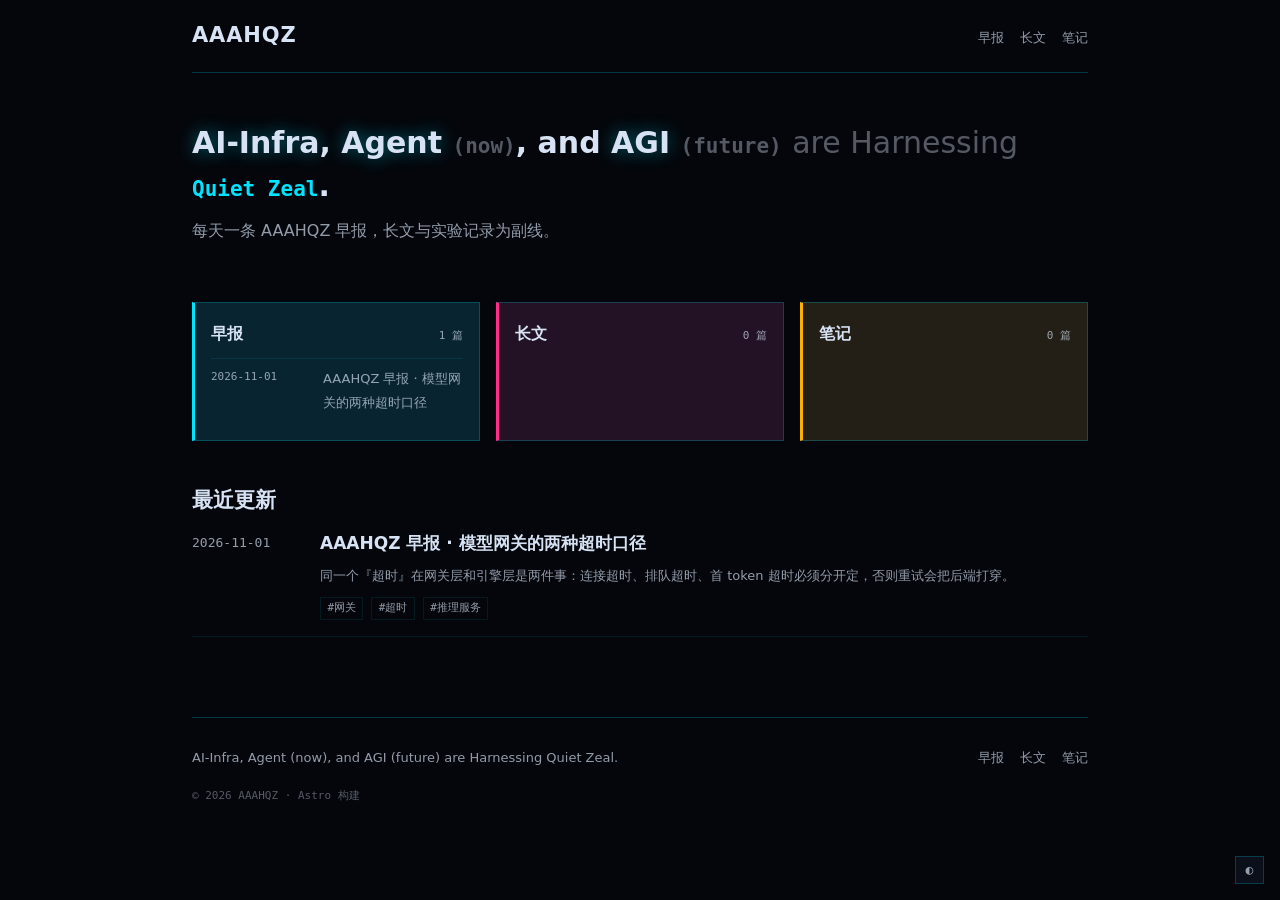
<file: index.html>
<!DOCTYPE html><html lang="zh-CN" data-theme="cyber" data-palette="1" data-type="split" data-neon="normal"><head><meta charset="utf-8"><meta name="viewport" content="width=device-width"><title>AAAHQZ</title><meta name="description" content="AI-Infra, Agent (now), and AGI (future) are Harnessing Quiet Zeal."><link rel="icon" type="image/svg+xml" href="/favicon.svg"><!-- 先读偏好再上色，避免深色站闪一下白。
		     没有本地记录时**用站点默认（cyber）**，不跟随系统偏好（14 票定案）。 --><script>
			try {
				const t = localStorage.getItem('aaahqz:theme');
				const n = localStorage.getItem('aaahqz:neon');
				if (t) document.documentElement.dataset.theme = t;
				if (n) document.documentElement.dataset.neon = n;
			} catch {}
		</script><link rel="stylesheet" href="/_astro/posts.BDxXMjGk.css"><style>.hero-title[data-astro-cid-eifz5dla]{font-family:var(--font-display);font-size:var(--fs-h1);line-height:var(--leading-tight);margin:0 0 var(--sp-1)}.key[data-astro-cid-eifz5dla]{color:var(--title-key-color);font-weight:var(--title-key-weight);text-shadow:0 0 .6em var(--glow-briefs)}.zone[data-astro-cid-eifz5dla]{font-family:var(--font-mono);color:var(--ink-faint);white-space:nowrap;font-size:.7em}.zone[data-astro-cid-eifz5dla].strong{color:var(--title-zone-color)}.weak[data-astro-cid-eifz5dla]{color:var(--ink-faint);font-weight:400}html[data-theme=paper] .tail[data-astro-cid-eifz5dla]{display:none}.section-card[data-astro-cid-gxnjpznl]{border:1px solid var(--rule);border-left:3px solid var(--accent);background:color-mix(in srgb, var(--accent) var(--neon-alpha), var(--paper-card));padding:var(--sp-2)}.section-card[data-astro-cid-gxnjpznl]:hover{background:color-mix(in srgb, var(--accent) calc(var(--neon-alpha) * 2), var(--paper-hover))}.card-title[data-astro-cid-gxnjpznl]{justify-content:space-between;align-items:baseline;gap:var(--sp-2);color:var(--ink);font-weight:700;text-decoration:none;display:flex}.card-title[data-astro-cid-gxnjpznl]:hover .label[data-astro-cid-gxnjpznl]{color:var(--accent)}.count[data-astro-cid-gxnjpznl]{font-family:var(--font-mono);font-size:var(--fs-micro);color:var(--ink-soft);font-weight:400}.preview[data-astro-cid-gxnjpznl]{margin-top:var(--sp-1)}.preview-row[data-astro-cid-gxnjpznl]{gap:var(--sp-1);padding:var(--sp-1) 0;border-top:1px solid var(--rule-soft);color:var(--ink-soft);font-size:var(--fs-small);grid-template-columns:6.5rem 1fr;text-decoration:none;display:grid}.preview-row[data-astro-cid-gxnjpznl]:hover .title[data-astro-cid-gxnjpznl]{color:var(--accent)}.date[data-astro-cid-gxnjpznl]{font-family:var(--font-mono);font-size:var(--fs-micro);color:var(--ink-soft)}.tags[data-astro-cid-cm3albtb]{gap:var(--sp-1);margin-top:var(--sp-1);flex-wrap:wrap;display:flex}.tag[data-astro-cid-cm3albtb]{font-family:var(--font-mono);font-size:var(--fs-micro);color:var(--ink-soft);border:1px solid var(--rule-soft);padding:0 .4rem}.post-row[data-astro-cid-gc2g3jd6]{gap:var(--sp-2);padding:var(--sp-2) 0;border-bottom:1px solid var(--rule-soft);grid-template-columns:7rem 1fr;display:grid}.date[data-astro-cid-gc2g3jd6]{font-family:var(--font-mono);font-size:var(--fs-small);color:var(--ink-soft)}.body[data-astro-cid-gc2g3jd6] h3[data-astro-cid-gc2g3jd6]{margin:0 0 var(--sp-1);font-size:var(--fs-h3)}.body[data-astro-cid-gc2g3jd6] h3[data-astro-cid-gc2g3jd6] a[data-astro-cid-gc2g3jd6]{color:var(--ink);text-decoration:none}.body[data-astro-cid-gc2g3jd6] h3[data-astro-cid-gc2g3jd6] a[data-astro-cid-gc2g3jd6]:hover{color:var(--accent,var(--ink))}.intro[data-astro-cid-gc2g3jd6]{color:var(--ink-soft);font-size:var(--fs-small);margin:0}@media (width<=32rem){.post-row[data-astro-cid-gc2g3jd6]{gap:var(--sp-1);grid-template-columns:1fr}}.hero[data-astro-cid-lcdefpme]{padding:var(--sp-4) 0 var(--sp-3)}.positioning[data-astro-cid-lcdefpme]{color:var(--ink-soft);margin:0}.card-grid[data-astro-cid-lcdefpme]{gap:var(--sp-2);padding:var(--sp-3) 0;grid-template-columns:repeat(auto-fit,minmax(18rem,1fr));display:grid}.recent-title[data-astro-cid-lcdefpme]{font-family:var(--font-display);font-size:var(--fs-h2);margin:var(--sp-2) 0 0}
</style></head><body><header class="site-head wrap" data-astro-cid-fzpbxy5g><a class="site-name" href="/" data-astro-cid-fzpbxy5g>AAAHQZ</a><nav class="site-nav" data-astro-cid-fzpbxy5g><a href="/briefs/" data-astro-cid-fzpbxy5g>早报</a><a href="/essays/" data-astro-cid-fzpbxy5g>长文</a><a href="/notes/" data-astro-cid-fzpbxy5g>笔记</a></nav></header><main class="wrap" data-astro-cid-lcdefpme><section class="hero" data-astro-cid-lcdefpme><h1 class="hero-title" data-astro-cid-eifz5dla><span class="key" data-astro-cid-eifz5dla>AI-Infra</span>, <span class="key" data-astro-cid-eifz5dla>Agent</span> <span class="zone" data-astro-cid-eifz5dla>(now)</span>, and <span class="key" data-astro-cid-eifz5dla>AGI</span> <span class="zone" data-astro-cid-eifz5dla>(future)</span> <span class="tail" data-astro-cid-eifz5dla><span class="weak" data-astro-cid-eifz5dla>are Harnessing</span> <span class="zone strong" data-astro-cid-eifz5dla>Quiet Zeal</span>.</span></h1><p class="positioning" data-astro-cid-lcdefpme>每天一条 AAAHQZ 早报，长文与实验记录为副线。</p></section><div class="card-grid" data-astro-cid-lcdefpme><div class="section-card" style="--accent: var(--accent-briefs)" data-astro-cid-gxnjpznl><a class="card-title" href="/briefs/" data-astro-cid-gxnjpznl><span class="label" data-astro-cid-gxnjpznl>早报</span><span class="count" data-astro-cid-gxnjpznl>1 篇</span></a><div class="preview" data-astro-cid-gxnjpznl><a class="preview-row" href="/posts/2026/11/01/model-gateway-timeout-semantics/" data-astro-cid-gxnjpznl><span class="date" data-astro-cid-gxnjpznl>2026-11-01</span><span class="title" data-astro-cid-gxnjpznl>AAAHQZ 早报 · 模型网关的两种超时口径</span></a></div></div><div class="section-card" style="--accent: var(--accent-essays)" data-astro-cid-gxnjpznl><a class="card-title" href="/essays/" data-astro-cid-gxnjpznl><span class="label" data-astro-cid-gxnjpznl>长文</span><span class="count" data-astro-cid-gxnjpznl>0 篇</span></a></div><div class="section-card" style="--accent: var(--accent-notes)" data-astro-cid-gxnjpznl><a class="card-title" href="/notes/" data-astro-cid-gxnjpznl><span class="label" data-astro-cid-gxnjpznl>笔记</span><span class="count" data-astro-cid-gxnjpznl>0 篇</span></a></div></div><h2 class="recent-title" data-astro-cid-lcdefpme>最近更新</h2><article class="post-row" data-astro-cid-gc2g3jd6><div class="date" data-astro-cid-gc2g3jd6>2026-11-01</div><div class="body" data-astro-cid-gc2g3jd6><h3 data-astro-cid-gc2g3jd6><a href="/posts/2026/11/01/model-gateway-timeout-semantics/" data-astro-cid-gc2g3jd6>AAAHQZ 早报 · 模型网关的两种超时口径</a></h3><p class="intro" data-astro-cid-gc2g3jd6>同一个『超时』在网关层和引擎层是两件事：连接超时、排队超时、首 token 超时必须分开定，否则重试会把后端打穿。</p><div class="tags" data-astro-cid-cm3albtb><span class="tag" data-astro-cid-cm3albtb>#网关</span><span class="tag" data-astro-cid-cm3albtb>#超时</span><span class="tag" data-astro-cid-cm3albtb>#推理服务</span></div></div></article></main><footer class="site-foot wrap" data-astro-cid-nns7i3if><p class="tagline" data-astro-cid-nns7i3if>AI-Infra, Agent (now), and AGI (future) are Harnessing Quiet Zeal.</p><nav class="site-nav" data-astro-cid-nns7i3if><a href="/briefs/" data-astro-cid-nns7i3if>早报</a><a href="/essays/" data-astro-cid-nns7i3if>长文</a><a href="/notes/" data-astro-cid-nns7i3if>笔记</a></nav><p class="meta" data-astro-cid-nns7i3if>© 2026 AAAHQZ · Astro 构建</p></footer><div class="panel-corner" data-panel hidden data-astro-cid-a2spwjz6><button class="toggle" type="button" aria-expanded="false" aria-controls="theme-panel" data-toggle data-astro-cid-a2spwjz6><span aria-hidden="true" data-astro-cid-a2spwjz6>◐</span><span class="sr-only" data-astro-cid-a2spwjz6>主题设置</span></button><div class="panel" id="theme-panel" hidden data-body data-astro-cid-a2spwjz6><p class="panel-title" data-astro-cid-a2spwjz6>主题</p><div class="choices" role="radiogroup" aria-label="主题" data-astro-cid-a2spwjz6><button type="button" role="radio" data-theme-choice="cyber" data-astro-cid-a2spwjz6>赛博朋克</button><button type="button" role="radio" data-theme-choice="paper" data-astro-cid-a2spwjz6>暖纸</button></div><p class="panel-title" data-astro-cid-a2spwjz6>霓虹强度</p><div class="choices" role="radiogroup" aria-label="霓虹强度" data-astro-cid-a2spwjz6><button type="button" role="radio" data-neon-choice="dim" data-astro-cid-a2spwjz6>弱</button><button type="button" role="radio" data-neon-choice="normal" data-astro-cid-a2spwjz6>中</button><button type="button" role="radio" data-neon-choice="bright" data-astro-cid-a2spwjz6>强</button></div></div></div><script type="module">var e=`aaahqz:theme`,t=`aaahqz:neon`,n=(e,t)=>{try{return localStorage.getItem(e)||t}catch{return t}},r=(e,t)=>{try{localStorage.setItem(e,t)}catch{}};function i(e,t,n){e.querySelectorAll(`[data-${t}-choice]`).forEach(e=>{let r=e.dataset[`${t}Choice`]===n;e.setAttribute(`aria-checked`,r?`true`:`false`),e.classList.toggle(`active`,r)})}document.querySelectorAll(`[data-panel]`).forEach(a=>{a.removeAttribute(`hidden`);let o=a.querySelector(`[data-body]`),s=a.querySelector(`[data-toggle]`);s&&o&&s.addEventListener(`click`,()=>{let e=o.hasAttribute(`hidden`);e?o.removeAttribute(`hidden`):o.setAttribute(`hidden`,``),s.setAttribute(`aria-expanded`,e?`true`:`false`)});let c=n(e,document.documentElement.dataset.theme||`cyber`),l=n(t,document.documentElement.dataset.neon||`normal`);i(a,`theme`,c),i(a,`neon`,l),a.querySelectorAll(`[data-theme-choice]`).forEach(t=>{t.addEventListener(`click`,()=>{let n=t.dataset.themeChoice;document.documentElement.dataset.theme=n,r(e,n),i(a,`theme`,n)})}),a.querySelectorAll(`[data-neon-choice]`).forEach(e=>{e.addEventListener(`click`,()=>{let n=e.dataset.neonChoice;document.documentElement.dataset.neon=n,r(t,n),i(a,`neon`,n)})})});</script></body></html>
</file>
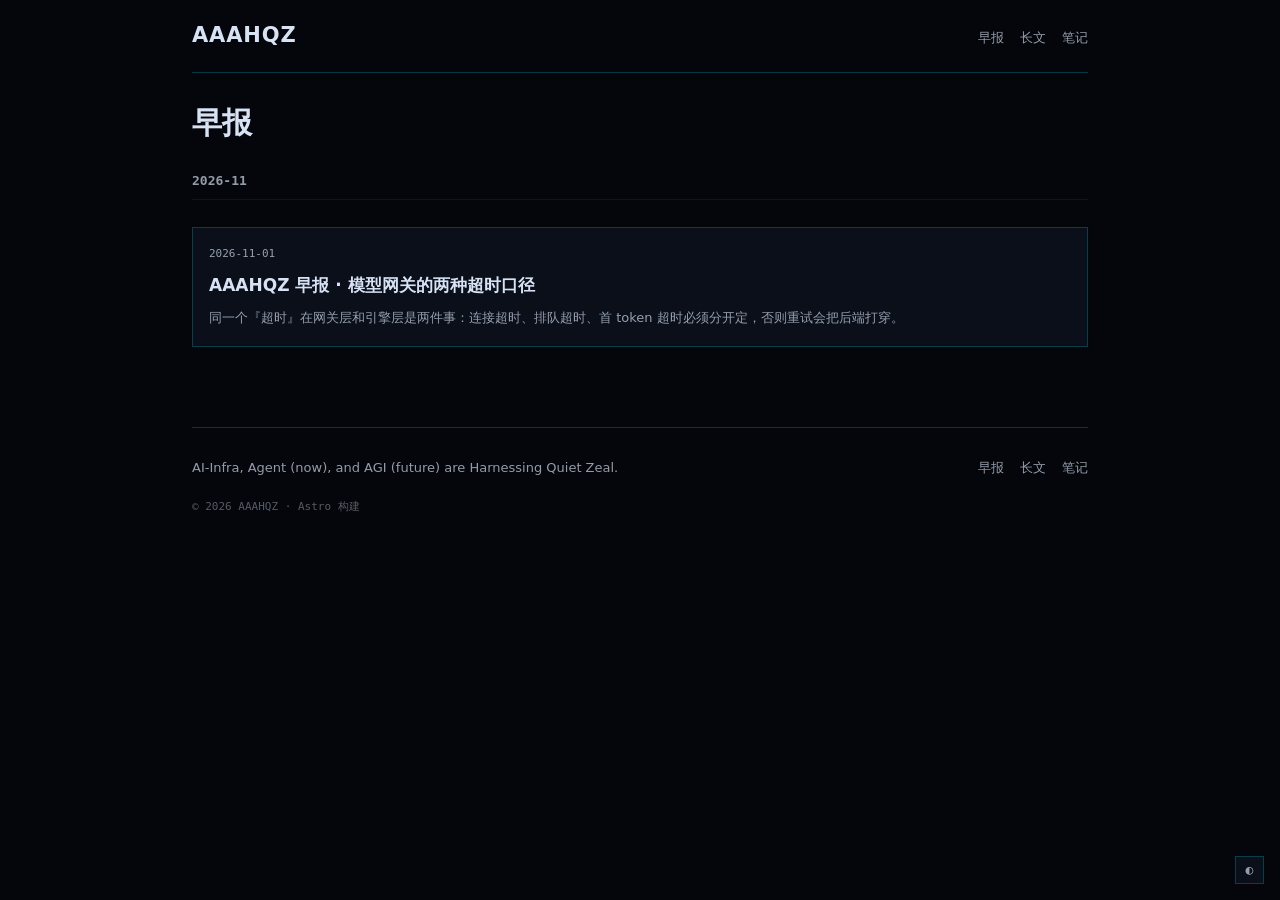
<file: briefs/index.html>
<!DOCTYPE html><html lang="zh-CN" data-theme="cyber" data-palette="1" data-type="split" data-neon="normal"><head><meta charset="utf-8"><meta name="viewport" content="width=device-width"><title>早报 · AAAHQZ</title><meta name="description" content="每日 AAAHQZ 早报：速报、月报与专题快报。"><link rel="icon" type="image/svg+xml" href="/favicon.svg"><!-- 先读偏好再上色，避免深色站闪一下白。
		     没有本地记录时**用站点默认（cyber）**，不跟随系统偏好（14 票定案）。 --><script>
			try {
				const t = localStorage.getItem('aaahqz:theme');
				const n = localStorage.getItem('aaahqz:neon');
				if (t) document.documentElement.dataset.theme = t;
				if (n) document.documentElement.dataset.neon = n;
			} catch {}
		</script><link rel="stylesheet" href="/_astro/posts.BDxXMjGk.css"><style>.month-group[data-astro-cid-labg4clg]{margin:var(--sp-3) 0}.month-group[data-astro-cid-labg4clg] h2[data-astro-cid-labg4clg]{font-family:var(--font-mono);font-size:var(--fs-small);color:var(--ink-soft);border-bottom:1px solid var(--rule-soft);padding-bottom:var(--sp-1)}.grid[data-astro-cid-labg4clg]{gap:var(--sp-2);padding-top:var(--sp-2);grid-template-columns:repeat(auto-fit,minmax(18rem,1fr));display:grid}.grid-card[data-astro-cid-labg4clg]{gap:var(--sp-1);border:1px solid var(--rule);background:var(--paper-card);padding:var(--sp-2);color:var(--ink);flex-direction:column;text-decoration:none;display:flex}.grid-card[data-astro-cid-labg4clg]:hover{background:var(--paper-hover);border-color:var(--rule)}.grid-card[data-astro-cid-labg4clg] strong[data-astro-cid-labg4clg]{font-size:var(--fs-h3);line-height:var(--leading-tight)}.grid-card[data-astro-cid-labg4clg] p[data-astro-cid-labg4clg]{color:var(--ink-soft);font-size:var(--fs-small);margin:0}.date[data-astro-cid-labg4clg]{font-family:var(--font-mono);font-size:var(--fs-micro);color:var(--ink-soft)}h1[data-astro-cid-3a4fz5vx]{font-family:var(--font-display);font-size:var(--fs-h1);margin:var(--sp-3) 0 0}.empty[data-astro-cid-3a4fz5vx]{color:var(--ink-soft)}
</style></head><body><header class="site-head wrap" data-astro-cid-fzpbxy5g><a class="site-name" href="/" data-astro-cid-fzpbxy5g>AAAHQZ</a><nav class="site-nav" data-astro-cid-fzpbxy5g><a href="/briefs/" data-astro-cid-fzpbxy5g>早报</a><a href="/essays/" data-astro-cid-fzpbxy5g>长文</a><a href="/notes/" data-astro-cid-fzpbxy5g>笔记</a></nav></header><section class="wrap" data-astro-cid-3a4fz5vx><h1 data-astro-cid-3a4fz5vx>早报</h1><div class="month-group" data-astro-cid-labg4clg><h2 id="2026-11" data-astro-cid-labg4clg>2026-11</h2><div class="grid" data-astro-cid-labg4clg><a class="grid-card" href="/posts/2026/11/01/model-gateway-timeout-semantics/" data-astro-cid-labg4clg><span class="date" data-astro-cid-labg4clg>2026-11-01</span><strong data-astro-cid-labg4clg>AAAHQZ 早报 · 模型网关的两种超时口径</strong><p data-astro-cid-labg4clg>同一个『超时』在网关层和引擎层是两件事：连接超时、排队超时、首 token 超时必须分开定，否则重试会把后端打穿。</p></a></div></div></section><footer class="site-foot wrap" data-astro-cid-nns7i3if><p class="tagline" data-astro-cid-nns7i3if>AI-Infra, Agent (now), and AGI (future) are Harnessing Quiet Zeal.</p><nav class="site-nav" data-astro-cid-nns7i3if><a href="/briefs/" data-astro-cid-nns7i3if>早报</a><a href="/essays/" data-astro-cid-nns7i3if>长文</a><a href="/notes/" data-astro-cid-nns7i3if>笔记</a></nav><p class="meta" data-astro-cid-nns7i3if>© 2026 AAAHQZ · Astro 构建</p></footer><div class="panel-corner" data-panel hidden data-astro-cid-a2spwjz6><button class="toggle" type="button" aria-expanded="false" aria-controls="theme-panel" data-toggle data-astro-cid-a2spwjz6><span aria-hidden="true" data-astro-cid-a2spwjz6>◐</span><span class="sr-only" data-astro-cid-a2spwjz6>主题设置</span></button><div class="panel" id="theme-panel" hidden data-body data-astro-cid-a2spwjz6><p class="panel-title" data-astro-cid-a2spwjz6>主题</p><div class="choices" role="radiogroup" aria-label="主题" data-astro-cid-a2spwjz6><button type="button" role="radio" data-theme-choice="cyber" data-astro-cid-a2spwjz6>赛博朋克</button><button type="button" role="radio" data-theme-choice="paper" data-astro-cid-a2spwjz6>暖纸</button></div><p class="panel-title" data-astro-cid-a2spwjz6>霓虹强度</p><div class="choices" role="radiogroup" aria-label="霓虹强度" data-astro-cid-a2spwjz6><button type="button" role="radio" data-neon-choice="dim" data-astro-cid-a2spwjz6>弱</button><button type="button" role="radio" data-neon-choice="normal" data-astro-cid-a2spwjz6>中</button><button type="button" role="radio" data-neon-choice="bright" data-astro-cid-a2spwjz6>强</button></div></div></div><script type="module">var e=`aaahqz:theme`,t=`aaahqz:neon`,n=(e,t)=>{try{return localStorage.getItem(e)||t}catch{return t}},r=(e,t)=>{try{localStorage.setItem(e,t)}catch{}};function i(e,t,n){e.querySelectorAll(`[data-${t}-choice]`).forEach(e=>{let r=e.dataset[`${t}Choice`]===n;e.setAttribute(`aria-checked`,r?`true`:`false`),e.classList.toggle(`active`,r)})}document.querySelectorAll(`[data-panel]`).forEach(a=>{a.removeAttribute(`hidden`);let o=a.querySelector(`[data-body]`),s=a.querySelector(`[data-toggle]`);s&&o&&s.addEventListener(`click`,()=>{let e=o.hasAttribute(`hidden`);e?o.removeAttribute(`hidden`):o.setAttribute(`hidden`,``),s.setAttribute(`aria-expanded`,e?`true`:`false`)});let c=n(e,document.documentElement.dataset.theme||`cyber`),l=n(t,document.documentElement.dataset.neon||`normal`);i(a,`theme`,c),i(a,`neon`,l),a.querySelectorAll(`[data-theme-choice]`).forEach(t=>{t.addEventListener(`click`,()=>{let n=t.dataset.themeChoice;document.documentElement.dataset.theme=n,r(e,n),i(a,`theme`,n)})}),a.querySelectorAll(`[data-neon-choice]`).forEach(e=>{e.addEventListener(`click`,()=>{let n=e.dataset.neonChoice;document.documentElement.dataset.neon=n,r(t,n),i(a,`neon`,n)})})});</script></body></html>
</file>
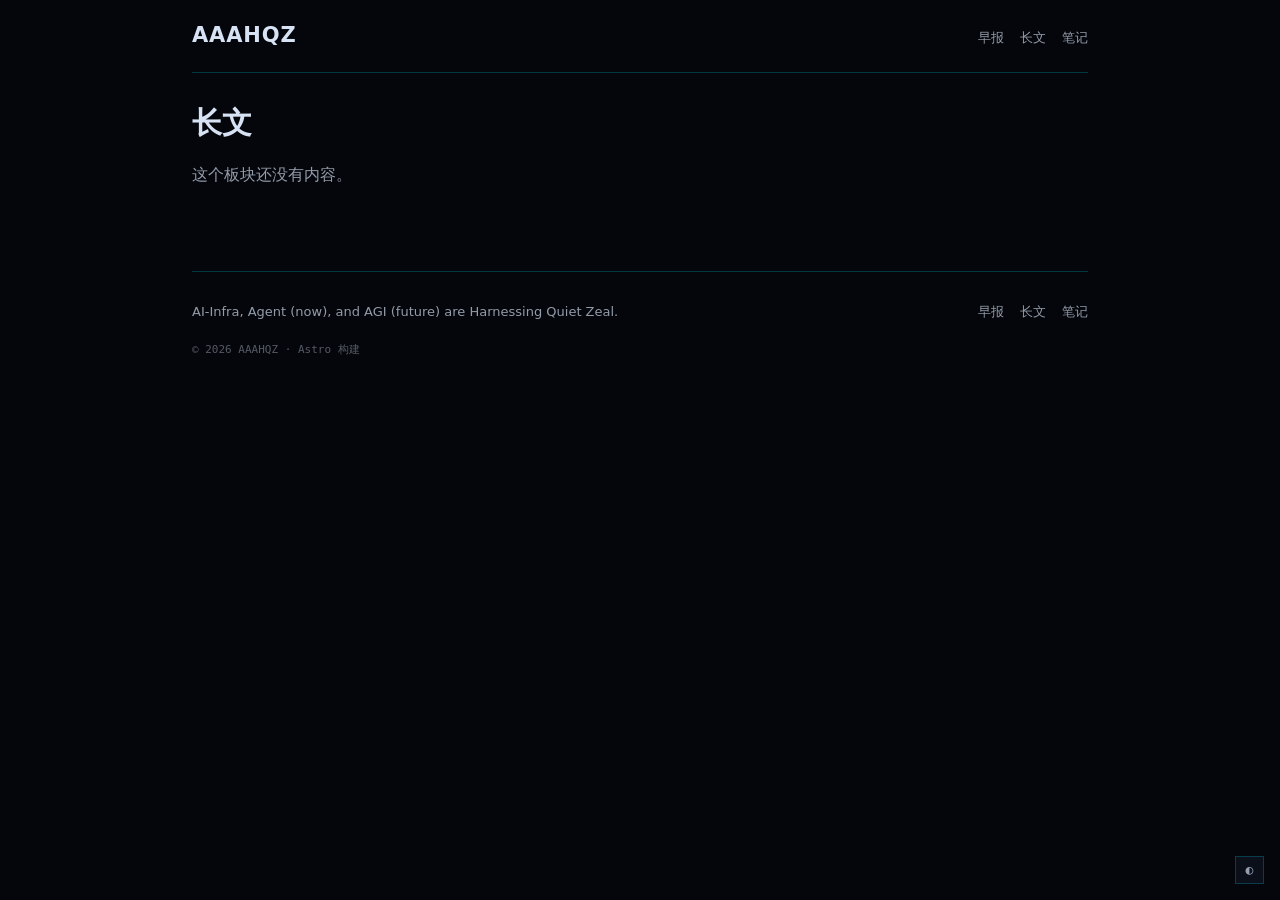
<file: essays/index.html>
<!DOCTYPE html><html lang="zh-CN" data-theme="cyber" data-palette="1" data-type="split" data-neon="normal"><head><meta charset="utf-8"><meta name="viewport" content="width=device-width"><title>长文 · AAAHQZ</title><meta name="description" content="AI-Infra 深度长文：完整论证的分析文章。"><link rel="icon" type="image/svg+xml" href="/favicon.svg"><!-- 先读偏好再上色，避免深色站闪一下白。
		     没有本地记录时**用站点默认（cyber）**，不跟随系统偏好（14 票定案）。 --><script>
			try {
				const t = localStorage.getItem('aaahqz:theme');
				const n = localStorage.getItem('aaahqz:neon');
				if (t) document.documentElement.dataset.theme = t;
				if (n) document.documentElement.dataset.neon = n;
			} catch {}
		</script><link rel="stylesheet" href="/_astro/posts.BDxXMjGk.css"><style>.month-group[data-astro-cid-labg4clg]{margin:var(--sp-3) 0}.month-group[data-astro-cid-labg4clg] h2[data-astro-cid-labg4clg]{font-family:var(--font-mono);font-size:var(--fs-small);color:var(--ink-soft);border-bottom:1px solid var(--rule-soft);padding-bottom:var(--sp-1)}.grid[data-astro-cid-labg4clg]{gap:var(--sp-2);padding-top:var(--sp-2);grid-template-columns:repeat(auto-fit,minmax(18rem,1fr));display:grid}.grid-card[data-astro-cid-labg4clg]{gap:var(--sp-1);border:1px solid var(--rule);background:var(--paper-card);padding:var(--sp-2);color:var(--ink);flex-direction:column;text-decoration:none;display:flex}.grid-card[data-astro-cid-labg4clg]:hover{background:var(--paper-hover);border-color:var(--rule)}.grid-card[data-astro-cid-labg4clg] strong[data-astro-cid-labg4clg]{font-size:var(--fs-h3);line-height:var(--leading-tight)}.grid-card[data-astro-cid-labg4clg] p[data-astro-cid-labg4clg]{color:var(--ink-soft);font-size:var(--fs-small);margin:0}.date[data-astro-cid-labg4clg]{font-family:var(--font-mono);font-size:var(--fs-micro);color:var(--ink-soft)}h1[data-astro-cid-3a4fz5vx]{font-family:var(--font-display);font-size:var(--fs-h1);margin:var(--sp-3) 0 0}.empty[data-astro-cid-3a4fz5vx]{color:var(--ink-soft)}
</style></head><body><header class="site-head wrap" data-astro-cid-fzpbxy5g><a class="site-name" href="/" data-astro-cid-fzpbxy5g>AAAHQZ</a><nav class="site-nav" data-astro-cid-fzpbxy5g><a href="/briefs/" data-astro-cid-fzpbxy5g>早报</a><a href="/essays/" data-astro-cid-fzpbxy5g>长文</a><a href="/notes/" data-astro-cid-fzpbxy5g>笔记</a></nav></header><section class="wrap" data-astro-cid-3a4fz5vx><h1 data-astro-cid-3a4fz5vx>长文</h1><p class="empty" data-astro-cid-3a4fz5vx>这个板块还没有内容。</p></section><footer class="site-foot wrap" data-astro-cid-nns7i3if><p class="tagline" data-astro-cid-nns7i3if>AI-Infra, Agent (now), and AGI (future) are Harnessing Quiet Zeal.</p><nav class="site-nav" data-astro-cid-nns7i3if><a href="/briefs/" data-astro-cid-nns7i3if>早报</a><a href="/essays/" data-astro-cid-nns7i3if>长文</a><a href="/notes/" data-astro-cid-nns7i3if>笔记</a></nav><p class="meta" data-astro-cid-nns7i3if>© 2026 AAAHQZ · Astro 构建</p></footer><div class="panel-corner" data-panel hidden data-astro-cid-a2spwjz6><button class="toggle" type="button" aria-expanded="false" aria-controls="theme-panel" data-toggle data-astro-cid-a2spwjz6><span aria-hidden="true" data-astro-cid-a2spwjz6>◐</span><span class="sr-only" data-astro-cid-a2spwjz6>主题设置</span></button><div class="panel" id="theme-panel" hidden data-body data-astro-cid-a2spwjz6><p class="panel-title" data-astro-cid-a2spwjz6>主题</p><div class="choices" role="radiogroup" aria-label="主题" data-astro-cid-a2spwjz6><button type="button" role="radio" data-theme-choice="cyber" data-astro-cid-a2spwjz6>赛博朋克</button><button type="button" role="radio" data-theme-choice="paper" data-astro-cid-a2spwjz6>暖纸</button></div><p class="panel-title" data-astro-cid-a2spwjz6>霓虹强度</p><div class="choices" role="radiogroup" aria-label="霓虹强度" data-astro-cid-a2spwjz6><button type="button" role="radio" data-neon-choice="dim" data-astro-cid-a2spwjz6>弱</button><button type="button" role="radio" data-neon-choice="normal" data-astro-cid-a2spwjz6>中</button><button type="button" role="radio" data-neon-choice="bright" data-astro-cid-a2spwjz6>强</button></div></div></div><script type="module">var e=`aaahqz:theme`,t=`aaahqz:neon`,n=(e,t)=>{try{return localStorage.getItem(e)||t}catch{return t}},r=(e,t)=>{try{localStorage.setItem(e,t)}catch{}};function i(e,t,n){e.querySelectorAll(`[data-${t}-choice]`).forEach(e=>{let r=e.dataset[`${t}Choice`]===n;e.setAttribute(`aria-checked`,r?`true`:`false`),e.classList.toggle(`active`,r)})}document.querySelectorAll(`[data-panel]`).forEach(a=>{a.removeAttribute(`hidden`);let o=a.querySelector(`[data-body]`),s=a.querySelector(`[data-toggle]`);s&&o&&s.addEventListener(`click`,()=>{let e=o.hasAttribute(`hidden`);e?o.removeAttribute(`hidden`):o.setAttribute(`hidden`,``),s.setAttribute(`aria-expanded`,e?`true`:`false`)});let c=n(e,document.documentElement.dataset.theme||`cyber`),l=n(t,document.documentElement.dataset.neon||`normal`);i(a,`theme`,c),i(a,`neon`,l),a.querySelectorAll(`[data-theme-choice]`).forEach(t=>{t.addEventListener(`click`,()=>{let n=t.dataset.themeChoice;document.documentElement.dataset.theme=n,r(e,n),i(a,`theme`,n)})}),a.querySelectorAll(`[data-neon-choice]`).forEach(e=>{e.addEventListener(`click`,()=>{let n=e.dataset.neonChoice;document.documentElement.dataset.neon=n,r(t,n),i(a,`neon`,n)})})});</script></body></html>
</file>
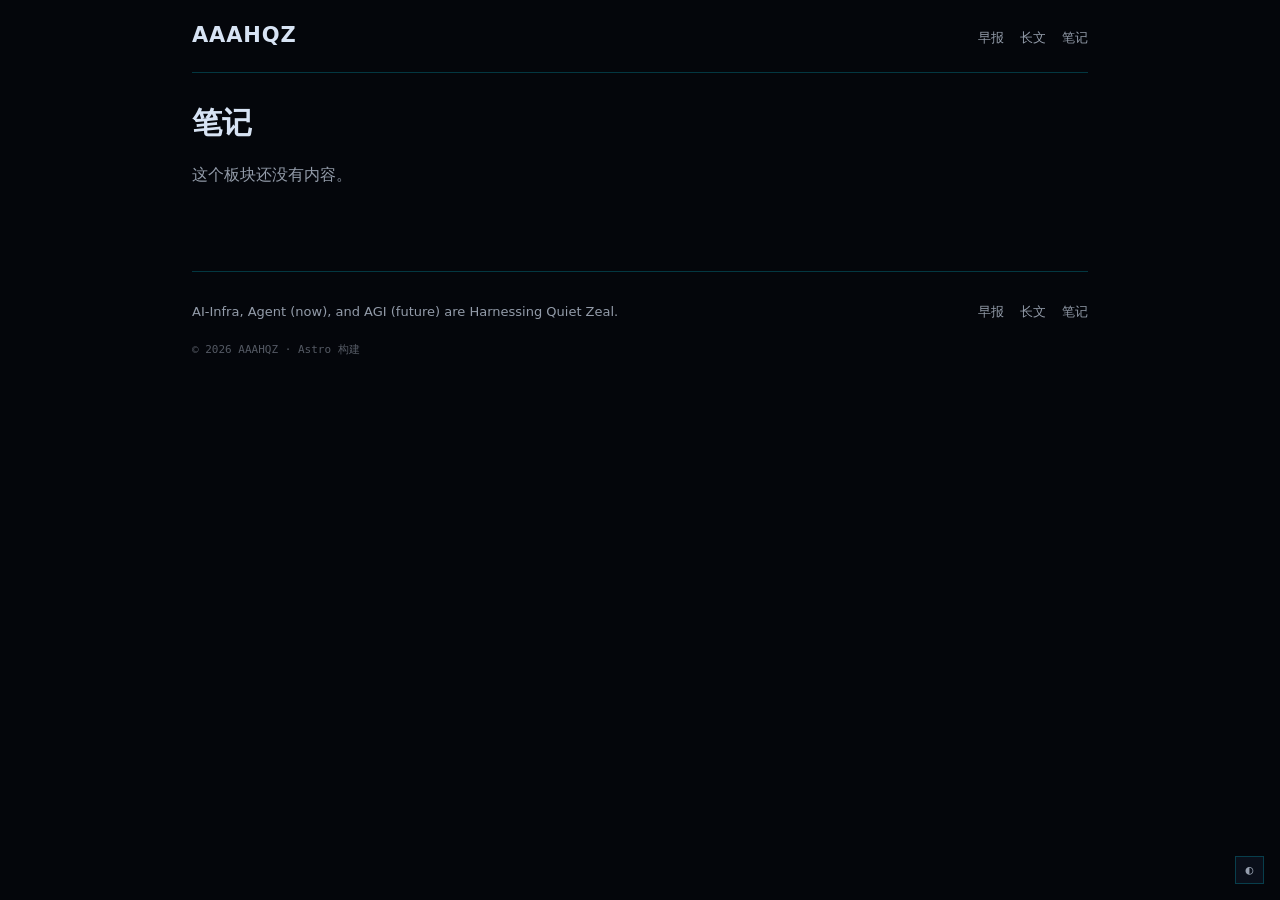
<file: notes/index.html>
<!DOCTYPE html><html lang="zh-CN" data-theme="cyber" data-palette="1" data-type="split" data-neon="normal"><head><meta charset="utf-8"><meta name="viewport" content="width=device-width"><title>笔记 · AAAHQZ</title><meta name="description" content="读来的与做来的知识沉淀。"><link rel="icon" type="image/svg+xml" href="/favicon.svg"><!-- 先读偏好再上色，避免深色站闪一下白。
		     没有本地记录时**用站点默认（cyber）**，不跟随系统偏好（14 票定案）。 --><script>
			try {
				const t = localStorage.getItem('aaahqz:theme');
				const n = localStorage.getItem('aaahqz:neon');
				if (t) document.documentElement.dataset.theme = t;
				if (n) document.documentElement.dataset.neon = n;
			} catch {}
		</script><link rel="stylesheet" href="/_astro/posts.BDxXMjGk.css"><style>.month-group[data-astro-cid-labg4clg]{margin:var(--sp-3) 0}.month-group[data-astro-cid-labg4clg] h2[data-astro-cid-labg4clg]{font-family:var(--font-mono);font-size:var(--fs-small);color:var(--ink-soft);border-bottom:1px solid var(--rule-soft);padding-bottom:var(--sp-1)}.grid[data-astro-cid-labg4clg]{gap:var(--sp-2);padding-top:var(--sp-2);grid-template-columns:repeat(auto-fit,minmax(18rem,1fr));display:grid}.grid-card[data-astro-cid-labg4clg]{gap:var(--sp-1);border:1px solid var(--rule);background:var(--paper-card);padding:var(--sp-2);color:var(--ink);flex-direction:column;text-decoration:none;display:flex}.grid-card[data-astro-cid-labg4clg]:hover{background:var(--paper-hover);border-color:var(--rule)}.grid-card[data-astro-cid-labg4clg] strong[data-astro-cid-labg4clg]{font-size:var(--fs-h3);line-height:var(--leading-tight)}.grid-card[data-astro-cid-labg4clg] p[data-astro-cid-labg4clg]{color:var(--ink-soft);font-size:var(--fs-small);margin:0}.date[data-astro-cid-labg4clg]{font-family:var(--font-mono);font-size:var(--fs-micro);color:var(--ink-soft)}h1[data-astro-cid-3a4fz5vx]{font-family:var(--font-display);font-size:var(--fs-h1);margin:var(--sp-3) 0 0}.empty[data-astro-cid-3a4fz5vx]{color:var(--ink-soft)}
</style></head><body><header class="site-head wrap" data-astro-cid-fzpbxy5g><a class="site-name" href="/" data-astro-cid-fzpbxy5g>AAAHQZ</a><nav class="site-nav" data-astro-cid-fzpbxy5g><a href="/briefs/" data-astro-cid-fzpbxy5g>早报</a><a href="/essays/" data-astro-cid-fzpbxy5g>长文</a><a href="/notes/" data-astro-cid-fzpbxy5g>笔记</a></nav></header><section class="wrap" data-astro-cid-3a4fz5vx><h1 data-astro-cid-3a4fz5vx>笔记</h1><p class="empty" data-astro-cid-3a4fz5vx>这个板块还没有内容。</p></section><footer class="site-foot wrap" data-astro-cid-nns7i3if><p class="tagline" data-astro-cid-nns7i3if>AI-Infra, Agent (now), and AGI (future) are Harnessing Quiet Zeal.</p><nav class="site-nav" data-astro-cid-nns7i3if><a href="/briefs/" data-astro-cid-nns7i3if>早报</a><a href="/essays/" data-astro-cid-nns7i3if>长文</a><a href="/notes/" data-astro-cid-nns7i3if>笔记</a></nav><p class="meta" data-astro-cid-nns7i3if>© 2026 AAAHQZ · Astro 构建</p></footer><div class="panel-corner" data-panel hidden data-astro-cid-a2spwjz6><button class="toggle" type="button" aria-expanded="false" aria-controls="theme-panel" data-toggle data-astro-cid-a2spwjz6><span aria-hidden="true" data-astro-cid-a2spwjz6>◐</span><span class="sr-only" data-astro-cid-a2spwjz6>主题设置</span></button><div class="panel" id="theme-panel" hidden data-body data-astro-cid-a2spwjz6><p class="panel-title" data-astro-cid-a2spwjz6>主题</p><div class="choices" role="radiogroup" aria-label="主题" data-astro-cid-a2spwjz6><button type="button" role="radio" data-theme-choice="cyber" data-astro-cid-a2spwjz6>赛博朋克</button><button type="button" role="radio" data-theme-choice="paper" data-astro-cid-a2spwjz6>暖纸</button></div><p class="panel-title" data-astro-cid-a2spwjz6>霓虹强度</p><div class="choices" role="radiogroup" aria-label="霓虹强度" data-astro-cid-a2spwjz6><button type="button" role="radio" data-neon-choice="dim" data-astro-cid-a2spwjz6>弱</button><button type="button" role="radio" data-neon-choice="normal" data-astro-cid-a2spwjz6>中</button><button type="button" role="radio" data-neon-choice="bright" data-astro-cid-a2spwjz6>强</button></div></div></div><script type="module">var e=`aaahqz:theme`,t=`aaahqz:neon`,n=(e,t)=>{try{return localStorage.getItem(e)||t}catch{return t}},r=(e,t)=>{try{localStorage.setItem(e,t)}catch{}};function i(e,t,n){e.querySelectorAll(`[data-${t}-choice]`).forEach(e=>{let r=e.dataset[`${t}Choice`]===n;e.setAttribute(`aria-checked`,r?`true`:`false`),e.classList.toggle(`active`,r)})}document.querySelectorAll(`[data-panel]`).forEach(a=>{a.removeAttribute(`hidden`);let o=a.querySelector(`[data-body]`),s=a.querySelector(`[data-toggle]`);s&&o&&s.addEventListener(`click`,()=>{let e=o.hasAttribute(`hidden`);e?o.removeAttribute(`hidden`):o.setAttribute(`hidden`,``),s.setAttribute(`aria-expanded`,e?`true`:`false`)});let c=n(e,document.documentElement.dataset.theme||`cyber`),l=n(t,document.documentElement.dataset.neon||`normal`);i(a,`theme`,c),i(a,`neon`,l),a.querySelectorAll(`[data-theme-choice]`).forEach(t=>{t.addEventListener(`click`,()=>{let n=t.dataset.themeChoice;document.documentElement.dataset.theme=n,r(e,n),i(a,`theme`,n)})}),a.querySelectorAll(`[data-neon-choice]`).forEach(e=>{e.addEventListener(`click`,()=>{let n=e.dataset.neonChoice;document.documentElement.dataset.neon=n,r(t,n),i(a,`neon`,n)})})});</script></body></html>
</file>
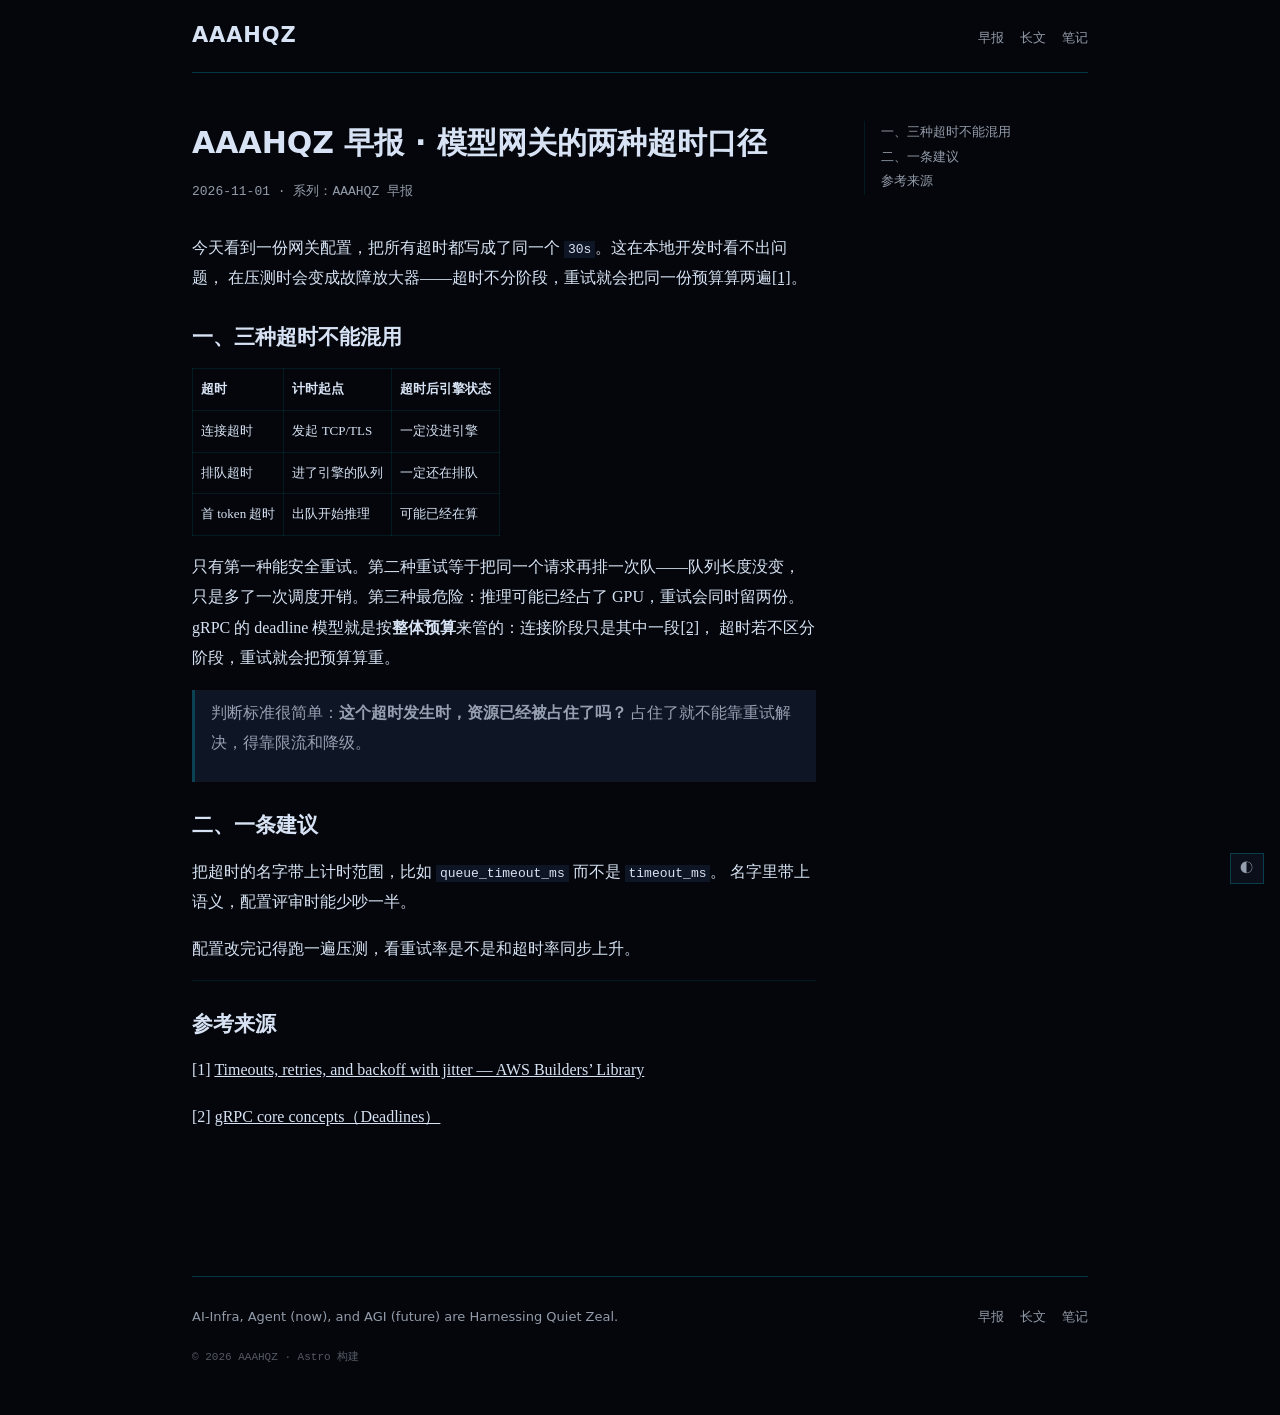
<file: posts/2026/11/01/model-gateway-timeout-semantics/index.html>
<!DOCTYPE html><html lang="zh-CN" data-theme="cyber" data-palette="1" data-type="split" data-neon="normal"><head><meta charset="utf-8"><meta name="viewport" content="width=device-width"><title>AAAHQZ 早报 · 模型网关的两种超时口径 · AAAHQZ</title><meta name="description" content="同一个『超时』在网关层和引擎层是两件事：连接超时、排队超时、首 token 超时必须分开定，否则重试会把后端打穿。"><link rel="icon" type="image/svg+xml" href="/favicon.svg"><!-- 先读偏好再上色，避免深色站闪一下白。
		     没有本地记录时**用站点默认（cyber）**，不跟随系统偏好（14 票定案）。 --><script>
			try {
				const t = localStorage.getItem('aaahqz:theme');
				const n = localStorage.getItem('aaahqz:neon');
				if (t) document.documentElement.dataset.theme = t;
				if (n) document.documentElement.dataset.neon = n;
			} catch {}
		</script><link rel="stylesheet" href="/_astro/posts.BDxXMjGk.css"><style>.toc[data-astro-cid-7k3pnqyz]{font-family:var(--font-mono);font-size:var(--fs-small);color:var(--ink-soft)}.toc[data-astro-cid-7k3pnqyz] ol[data-astro-cid-7k3pnqyz]{margin:0;padding-left:0;list-style:none}.toc[data-astro-cid-7k3pnqyz] a[data-astro-cid-7k3pnqyz]{color:var(--ink-soft);text-decoration:none}.toc[data-astro-cid-7k3pnqyz] a[data-astro-cid-7k3pnqyz]:hover{color:var(--accent-briefs)}.article[data-astro-cid-q5fravpf]{max-width:var(--measure);padding:var(--sp-4) 0;margin:0 auto}.main[data-astro-cid-q5fravpf]{min-width:0}.placement-aside[data-astro-cid-q5fravpf]{max-width:var(--measure-wide);gap:var(--sp-4);grid-template-columns:minmax(0,1fr) 14rem;align-items:start;display:grid}.aside[data-astro-cid-q5fravpf]{top:var(--sp-3);border-left:1px solid var(--rule-soft);padding-left:var(--sp-2);position:sticky}.toc-slot[data-astro-cid-q5fravpf]{border-left:1px solid var(--rule-soft);padding-left:var(--sp-2);margin-bottom:var(--sp-3)}.head[data-astro-cid-q5fravpf] h1[data-astro-cid-q5fravpf]{font-family:var(--font-display);font-size:var(--fs-h1);line-height:var(--leading-tight);margin:0 0 var(--sp-2)}.meta[data-astro-cid-q5fravpf]{font-family:var(--font-mono);font-size:var(--fs-small);color:var(--ink-soft);margin:0 0 var(--sp-3)}@media (width<=56rem){.placement-aside[data-astro-cid-q5fravpf]{grid-template-columns:minmax(0,1fr)}.aside[data-astro-cid-q5fravpf]{border-left:none;padding-left:0;position:static}}
</style></head><body><header class="site-head wrap" data-astro-cid-fzpbxy5g><a class="site-name" href="/" data-astro-cid-fzpbxy5g>AAAHQZ</a><nav class="site-nav" data-astro-cid-fzpbxy5g><a href="/briefs/" data-astro-cid-fzpbxy5g>早报</a><a href="/essays/" data-astro-cid-fzpbxy5g>长文</a><a href="/notes/" data-astro-cid-fzpbxy5g>笔记</a></nav></header><article class="article placement-aside" data-astro-cid-q5fravpf><div class="main" data-astro-cid-q5fravpf><header class="head" data-astro-cid-q5fravpf><h1 data-astro-cid-q5fravpf>AAAHQZ 早报 · 模型网关的两种超时口径</h1><p class="meta" data-astro-cid-q5fravpf>2026-11-01 · 系列：AAAHQZ 早报</p></header><div class="prose" data-astro-cid-q5fravpf><p>今天看到一份网关配置，把所有超时都写成了同一个 <code>30s</code>。这在本地开发时看不出问题，
在压测时会变成故障放大器——超时不分阶段，重试就会把同一份预算算两遍<a href="https://aws.amazon.com/builders-library/timeouts-retries-and-backoff-with-jitter/">[1]</a>。</p>
<h2 id="一三种超时不能混用">一、三种超时不能混用</h2>
<table>
<thead>
<tr>
<th>超时</th>
<th>计时起点</th>
<th>超时后引擎状态</th>
</tr>
</thead>
<tbody>
<tr>
<td>连接超时</td>
<td>发起 TCP/TLS</td>
<td>一定没进引擎</td>
</tr>
<tr>
<td>排队超时</td>
<td>进了引擎的队列</td>
<td>一定还在排队</td>
</tr>
<tr>
<td>首 token 超时</td>
<td>出队开始推理</td>
<td>可能已经在算</td>
</tr>
</tbody>
</table>
<p>只有第一种能安全重试。第二种重试等于把同一个请求再排一次队——队列长度没变，
只是多了一次调度开销。第三种最危险：推理可能已经占了 GPU，重试会同时留两份。
gRPC 的 deadline 模型就是按<strong>整体预算</strong>来管的：连接阶段只是其中一段<a href="https://grpc.io/docs/what-is-grpc/core-concepts/">[2]</a>，
超时若不区分阶段，重试就会把预算算重。</p>
<blockquote>
<p>判断标准很简单：<strong>这个超时发生时，资源已经被占住了吗？</strong>
占住了就不能靠重试解决，得靠限流和降级。</p>
</blockquote>
<h2 id="二一条建议">二、一条建议</h2>
<p>把超时的名字带上计时范围，比如 <code>queue_timeout_ms</code> 而不是 <code>timeout_ms</code>。
名字里带上语义，配置评审时能少吵一半。</p>
<p>配置改完记得跑一遍压测，看重试率是不是和超时率同步上升。</p>
<hr>
<h2 id="参考来源">参考来源</h2>
<p>[1] <a href="https://aws.amazon.com/builders-library/timeouts-retries-and-backoff-with-jitter/">Timeouts, retries, and backoff with jitter — AWS Builders’ Library</a></p>
<p>[2] <a href="https://grpc.io/docs/what-is-grpc/core-concepts/">gRPC core concepts（Deadlines）</a></p>
</div></div><aside class="aside" data-astro-cid-q5fravpf><nav class="toc" aria-label="目录" data-astro-cid-7k3pnqyz><ol data-astro-cid-7k3pnqyz><li data-astro-cid-7k3pnqyz><a href="#一三种超时不能混用" data-astro-cid-7k3pnqyz>一、三种超时不能混用</a></li><li data-astro-cid-7k3pnqyz><a href="#二一条建议" data-astro-cid-7k3pnqyz>二、一条建议</a></li><li data-astro-cid-7k3pnqyz><a href="#参考来源" data-astro-cid-7k3pnqyz>参考来源</a></li></ol></nav></aside></article><footer class="site-foot wrap" data-astro-cid-nns7i3if><p class="tagline" data-astro-cid-nns7i3if>AI-Infra, Agent (now), and AGI (future) are Harnessing Quiet Zeal.</p><nav class="site-nav" data-astro-cid-nns7i3if><a href="/briefs/" data-astro-cid-nns7i3if>早报</a><a href="/essays/" data-astro-cid-nns7i3if>长文</a><a href="/notes/" data-astro-cid-nns7i3if>笔记</a></nav><p class="meta" data-astro-cid-nns7i3if>© 2026 AAAHQZ · Astro 构建</p></footer><div class="panel-corner" data-panel hidden data-astro-cid-a2spwjz6><button class="toggle" type="button" aria-expanded="false" aria-controls="theme-panel" data-toggle data-astro-cid-a2spwjz6><span aria-hidden="true" data-astro-cid-a2spwjz6>◐</span><span class="sr-only" data-astro-cid-a2spwjz6>主题设置</span></button><div class="panel" id="theme-panel" hidden data-body data-astro-cid-a2spwjz6><p class="panel-title" data-astro-cid-a2spwjz6>主题</p><div class="choices" role="radiogroup" aria-label="主题" data-astro-cid-a2spwjz6><button type="button" role="radio" data-theme-choice="cyber" data-astro-cid-a2spwjz6>赛博朋克</button><button type="button" role="radio" data-theme-choice="paper" data-astro-cid-a2spwjz6>暖纸</button></div><p class="panel-title" data-astro-cid-a2spwjz6>霓虹强度</p><div class="choices" role="radiogroup" aria-label="霓虹强度" data-astro-cid-a2spwjz6><button type="button" role="radio" data-neon-choice="dim" data-astro-cid-a2spwjz6>弱</button><button type="button" role="radio" data-neon-choice="normal" data-astro-cid-a2spwjz6>中</button><button type="button" role="radio" data-neon-choice="bright" data-astro-cid-a2spwjz6>强</button></div></div></div><script type="module">var e=`aaahqz:theme`,t=`aaahqz:neon`,n=(e,t)=>{try{return localStorage.getItem(e)||t}catch{return t}},r=(e,t)=>{try{localStorage.setItem(e,t)}catch{}};function i(e,t,n){e.querySelectorAll(`[data-${t}-choice]`).forEach(e=>{let r=e.dataset[`${t}Choice`]===n;e.setAttribute(`aria-checked`,r?`true`:`false`),e.classList.toggle(`active`,r)})}document.querySelectorAll(`[data-panel]`).forEach(a=>{a.removeAttribute(`hidden`);let o=a.querySelector(`[data-body]`),s=a.querySelector(`[data-toggle]`);s&&o&&s.addEventListener(`click`,()=>{let e=o.hasAttribute(`hidden`);e?o.removeAttribute(`hidden`):o.setAttribute(`hidden`,``),s.setAttribute(`aria-expanded`,e?`true`:`false`)});let c=n(e,document.documentElement.dataset.theme||`cyber`),l=n(t,document.documentElement.dataset.neon||`normal`);i(a,`theme`,c),i(a,`neon`,l),a.querySelectorAll(`[data-theme-choice]`).forEach(t=>{t.addEventListener(`click`,()=>{let n=t.dataset.themeChoice;document.documentElement.dataset.theme=n,r(e,n),i(a,`theme`,n)})}),a.querySelectorAll(`[data-neon-choice]`).forEach(e=>{e.addEventListener(`click`,()=>{let n=e.dataset.neonChoice;document.documentElement.dataset.neon=n,r(t,n),i(a,`neon`,n)})})});</script></body></html>
</file>
<file: _astro/posts.BDxXMjGk.css>
:root{--font-prose-latin:"Source Serif 4", Georgia, "Times New Roman", serif;--font-prose-cjk:"Source Han Serif SC", "Noto Serif SC", "Songti SC", "SimSun", serif;--font-ui-latin:Inter, system-ui, -apple-system, "Segoe UI", sans-serif;--font-ui-cjk:"Source Han Sans SC", "Noto Sans SC", "PingFang SC", "Microsoft YaHei", sans-serif;--font-mono:"IBM Plex Mono", ui-monospace, Consolas, monospace}:root[data-type=split]{--font-body:var(--font-ui-latin), var(--font-ui-cjk);--font-prose:var(--font-prose-latin), var(--font-prose-cjk)}:root[data-type=serif]{--font-body:var(--font-prose-latin), var(--font-prose-cjk);--font-prose:var(--font-prose-latin), var(--font-prose-cjk)}:root[data-type=sans]{--font-body:var(--font-ui-latin), var(--font-ui-cjk);--font-prose:var(--font-ui-latin), var(--font-ui-cjk)}:root{--font-display:var(--font-body);--measure:42rem;--measure-wide:56rem;--leading-body:1.9;--leading-tight:1.45;--fs-body:1rem;--fs-small:.8125rem;--fs-micro:.6875rem;--fs-h1:1.875rem;--fs-h2:1.3125rem;--fs-h3:1.0625rem;--sp-1:.5rem;--sp-2:1rem;--sp-3:1.75rem;--sp-4:3rem;--sp-5:5rem;--neon-alpha:10%;--neon-glow:.45}:root[data-neon=dim]{--neon-alpha:5%;--neon-glow:.12}:root[data-neon=normal]{--neon-alpha:10%;--neon-glow:.45}:root[data-neon=bright]{--neon-alpha:16%;--neon-glow:.9}:root[data-theme=cyber][data-palette="1"]{--paper:#04060b;--paper-card:#0a0f1a;--paper-soft:#0e1524;--paper-hover:#131c2e;--ink:#d7e3f4;--ink-soft:#d7e3f4ad;--ink-faint:#d7e3f461;--rule:#00e5ff38;--rule-soft:#00e5ff17;--accent-briefs:#00e5ff;--accent-briefs-soft:#58efff;--accent-essays:#ff2e88;--accent-essays-soft:#ff7ab0;--accent-notes:#ffb000;--accent-notes-soft:#ffd166;--grid:#00e5ff0e}:root[data-theme=cyber][data-palette="2"]{--paper:#03040a;--paper-card:#070b14;--paper-soft:#0b1119;--paper-hover:#101823;--ink:#d9f5e2;--ink-soft:#d9f5e2a8;--ink-faint:#d9f5e25c;--rule:#39ff1433;--rule-soft:#39ff1414;--accent-briefs:#39ff14;--accent-briefs-soft:#86ff6b;--accent-essays:#b026ff;--accent-essays-soft:#c979ff;--accent-notes:#00e5ff;--accent-notes-soft:#6bf1ff;--grid:#39ff140d}:root[data-theme=cyber][data-palette="3"]{--paper:#05080f;--paper-card:#0b111c;--paper-soft:#101827;--paper-hover:#162032;--ink:#dbe6f5;--ink-soft:#dbe6f5ad;--ink-faint:#dbe6f561;--rule:#4d9fff38;--rule-soft:#4d9fff17;--accent-briefs:#4d9fff;--accent-briefs-soft:#8cc0ff;--accent-essays:#ff7a1a;--accent-essays-soft:#ffab6b;--accent-notes:#00d6a0;--accent-notes-soft:#66e8c4;--grid:#4d9fff0e}:root[data-theme=paper][data-palette="1"]{--paper:#faf8f3;--paper-card:#fffdf7;--paper-soft:#f2efe6;--paper-hover:#eceadf;--ink:#23262b;--ink-soft:#23262bb3;--ink-faint:#23262b6b;--rule:#23262b26;--rule-soft:#23262b12;--accent-briefs:#2f5d50;--accent-briefs-soft:#5c8a7c;--accent-essays:#2f4a63;--accent-essays-soft:#6b87a1;--accent-notes:#8a5a2b;--accent-notes-soft:#b98a58;--grid:#23262b08}:root[data-theme=paper][data-palette="2"]{--paper:#f5f6f6;--paper-card:#fbfcfc;--paper-soft:#eceeee;--paper-hover:#e5e8e8;--ink:#1f2328;--ink-soft:#1f2328b3;--ink-faint:#1f23286b;--rule:#1f232826;--rule-soft:#1f232812;--accent-briefs:#2d4f7c;--accent-briefs-soft:#5c7fa8;--accent-essays:#5a4a7a;--accent-essays-soft:#8a7ba6;--accent-notes:#a04a38;--accent-notes-soft:#c07a68;--grid:#1f232808}:root[data-theme=paper][data-palette="3"]{--paper:#fbfbfa;--paper-card:#fff;--paper-soft:#f2f2f1;--paper-hover:#ebebe9;--ink:#1a1a1a;--ink-soft:#1a1a1aa8;--ink-faint:#1a1a1a66;--rule:#1a1a1a29;--rule-soft:#1a1a1a14;--accent-briefs:#2b2b2b;--accent-briefs-soft:#6a6a6a;--accent-essays:#55555a;--accent-essays-soft:#8c8c92;--accent-notes:#8a8a8e;--accent-notes-soft:#adadb2;--grid:#1a1a1a08}:root{--tint-briefs:color-mix(in srgb, var(--accent-briefs) var(--neon-alpha), transparent);--tint-essays:color-mix(in srgb, var(--accent-essays) var(--neon-alpha), transparent);--tint-notes:color-mix(in srgb, var(--accent-notes) var(--neon-alpha), transparent);--glow-briefs:color-mix(in srgb, var(--accent-briefs) calc(var(--neon-glow) * 100%), transparent);--glow-essays:color-mix(in srgb, var(--accent-essays) calc(var(--neon-glow) * 100%), transparent);--glow-notes:color-mix(in srgb, var(--accent-notes) calc(var(--neon-glow) * 100%), transparent);--title-key-weight:600}:root[data-theme=cyber]{--title-key-color:var(--ink);--title-zone-color:var(--accent-briefs)}:root[data-theme=paper]{--title-key-color:var(--accent-briefs);--title-zone-color:var(--accent-briefs)}:root{color-scheme:dark}*,:before,:after{box-sizing:border-box}html{background:var(--paper);color:var(--ink);font-family:var(--font-body)}body{padding:0 var(--sp-3);line-height:var(--leading-body);font-size:var(--fs-body);-webkit-font-smoothing:antialiased;margin:0}.wrap{max-width:var(--measure-wide);margin:0 auto}h1,h2,h3,h4{font-family:var(--font-display);line-height:var(--leading-tight)}a{color:var(--ink)}hr{border:none;border-top:1px solid var(--rule-soft)}.prose{font-family:var(--font-prose);max-width:var(--measure)}.prose h2{font-size:var(--fs-h2);margin:var(--sp-3) 0 var(--sp-2)}.prose h3{font-size:var(--fs-h3);margin:var(--sp-2) 0 var(--sp-1)}.prose p{margin:0 0 var(--sp-2)}.prose ul,.prose ol{margin:0 0 var(--sp-2);padding-left:1.4rem}.prose li{margin-bottom:var(--sp-1)}.prose pre{background:var(--paper-soft);border:1px solid var(--rule-soft);padding:var(--sp-2);line-height:var(--leading-tight);overflow-x:auto}.prose code{font-family:var(--font-mono);font-size:var(--fs-small)}.prose :not(pre)>code{background:var(--paper-soft);padding:.1em .3em}.prose blockquote{margin:var(--sp-2) 0;padding:var(--sp-1) var(--sp-2);background:var(--paper-soft);border-left:3px solid var(--rule);color:var(--ink-soft)}.prose table{border-collapse:collapse;width:100%;font-size:var(--fs-small);margin:var(--sp-2) 0;max-width:100%;display:block;overflow-x:auto}.prose th,.prose td{border:1px solid var(--rule-soft);padding:var(--sp-1);text-align:left}.prose img{max-width:100%;height:auto;display:block}.prose p:has(>em:only-child){font-family:var(--font-mono);font-size:var(--fs-micro);color:var(--ink-soft)}.prose figcaption{font-family:var(--font-mono);font-size:var(--fs-micro);color:var(--ink-soft);margin-top:var(--sp-1)}@media (prefers-reduced-motion:reduce){*,:before,:after{scroll-behavior:auto!important;transition-duration:.01ms!important;animation-duration:.01ms!important;animation-iteration-count:1!important}}@media print{:root{--paper:#fff;--paper-card:#fff;--ink:#000;--ink-soft:#333;--rule:#ccc}body{color:#000;background:#fff;padding:0}.site-head,.site-foot,.toc,.toast,[data-panel]{display:none!important}.article,.prose{max-width:100%;padding:0}.prose a:after{content:" (" attr(href) ")";color:#555;font-size:.75em}.prose pre,.prose blockquote,.prose table{break-inside:avoid}}.site-head[data-astro-cid-fzpbxy5g]{justify-content:space-between;align-items:baseline;gap:var(--sp-2);padding:var(--sp-2) 0;border-bottom:1px solid var(--rule);display:flex}.site-name[data-astro-cid-fzpbxy5g]{font-family:var(--font-display);font-size:var(--fs-h2);letter-spacing:.04em;color:var(--ink);font-weight:700;text-decoration:none}.site-nav[data-astro-cid-fzpbxy5g]{gap:var(--sp-2);font-family:var(--font-mono);font-size:var(--fs-small);display:flex}.site-nav[data-astro-cid-fzpbxy5g] a[data-astro-cid-fzpbxy5g]{color:var(--ink-soft);text-decoration:none}.site-nav[data-astro-cid-fzpbxy5g] a[data-astro-cid-fzpbxy5g]:hover{color:var(--accent-briefs)}.site-foot[data-astro-cid-nns7i3if]{margin-top:var(--sp-5);padding:var(--sp-3) 0 var(--sp-4);border-top:1px solid var(--rule);align-items:baseline;gap:var(--sp-2);flex-wrap:wrap;display:flex}.tagline[data-astro-cid-nns7i3if]{color:var(--ink-soft);font-size:var(--fs-small);flex:20rem;margin:0}.site-nav[data-astro-cid-nns7i3if]{gap:var(--sp-2);font-family:var(--font-mono);font-size:var(--fs-small);display:flex}.site-nav[data-astro-cid-nns7i3if] a[data-astro-cid-nns7i3if]{color:var(--ink-soft);text-decoration:none}.site-nav[data-astro-cid-nns7i3if] a[data-astro-cid-nns7i3if]:hover{color:var(--accent-briefs)}.meta[data-astro-cid-nns7i3if]{width:100%;color:var(--ink-faint);font-family:var(--font-mono);font-size:var(--fs-micro);margin:0}.sr-only[data-astro-cid-a2spwjz6]{clip:rect(0 0 0 0);white-space:nowrap;width:1px;height:1px;position:absolute;overflow:hidden}.toggle[data-astro-cid-a2spwjz6]{font-family:var(--font-mono);font-size:var(--fs-small);color:var(--ink-soft);background:var(--paper-card);border:1px solid var(--rule);cursor:pointer;padding:.35rem .6rem}.toggle[data-astro-cid-a2spwjz6]:hover{color:var(--accent-briefs);border-color:var(--accent-briefs)}.toggle[data-astro-cid-a2spwjz6]:focus-visible{outline:2px solid var(--accent-briefs);outline-offset:2px}.panel[data-astro-cid-a2spwjz6]{background:var(--paper-card);border:1px solid var(--rule);padding:var(--sp-2);min-width:12rem}.panel-title[data-astro-cid-a2spwjz6]{margin:0 0 var(--sp-1);font-family:var(--font-mono);font-size:var(--fs-micro);color:var(--ink-soft);letter-spacing:.08em}.panel-title[data-astro-cid-a2spwjz6]:not(:first-child){margin-top:var(--sp-2)}.choices[data-astro-cid-a2spwjz6]{gap:.4rem;display:flex}.choices[data-astro-cid-a2spwjz6] button[data-astro-cid-a2spwjz6]{font-family:var(--font-mono);font-size:var(--fs-micro);color:var(--ink-soft);border:1px solid var(--rule-soft);cursor:pointer;background:0 0;padding:.25rem .5rem}.choices[data-astro-cid-a2spwjz6] button[data-astro-cid-a2spwjz6]:hover{color:var(--ink)}.choices[data-astro-cid-a2spwjz6] button[data-astro-cid-a2spwjz6]:focus-visible{outline:2px solid var(--accent-briefs);outline-offset:2px}.choices[data-astro-cid-a2spwjz6] button[data-astro-cid-a2spwjz6].active{border-color:var(--accent-briefs);color:var(--accent-briefs)}.panel-corner[data-astro-cid-a2spwjz6]{right:var(--sp-2);bottom:var(--sp-2);z-index:20;align-items:flex-end;gap:var(--sp-1);flex-direction:column;display:flex;position:fixed}
</file>
